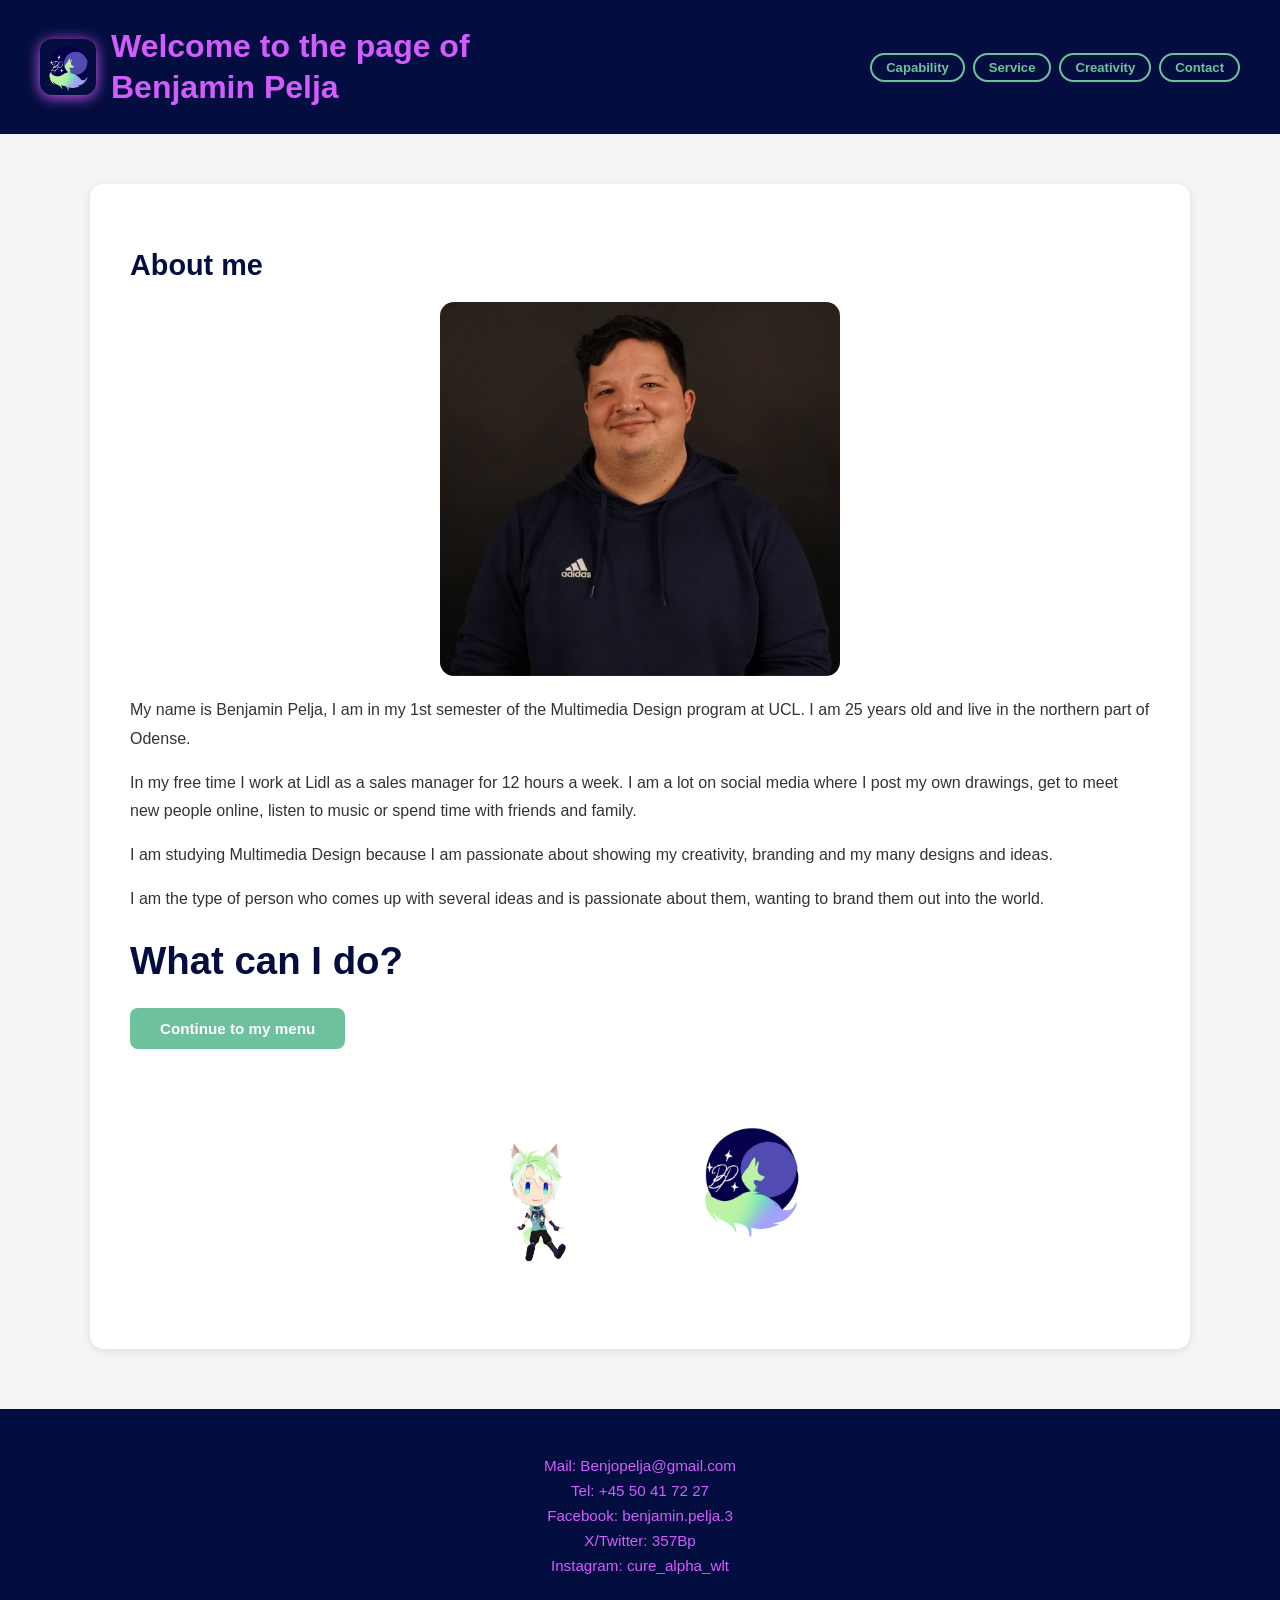
<file: Eksamen/Index.html>
<!DOCTYPE html>
<html lang="en">
<head>
  <meta charset="UTF-8">
  <meta name="viewport" content="width=device-width, initial-scale=1">
  <title>Min firste website</title>
  <link rel="stylesheet" href="style.css">
</head>

<body>

  <header>
    <div class="brand">
      <a href="Index.html"><img src="img/wolf_logo.png" class="logo-img" alt="Logo"></a>
      <div>
        <h2>Welcome to the page of</h2>
        <h1>Benjamin Pelja</h1>
      </div>
    </div>
    <nav class="header-nav">
      <a href="capability.html" class="nav-pill nav-yellow">Capability</a>
      <a href="service.html"  class="nav-pill nav-green">Service</a>
      <a href="creativity.html" class="nav-pill nav-purple">Creativity</a>
      <a href="contact.html" class="nav-pill nav-red">Contact</a>
    </nav>
  </header>

  <main>
    <h2>About me</h2>

    <img src="img/profilephoto.png" alt="This is a picture of Benjamin Pelja smiling" width="400" height="400">

    <p>
      My name is Benjamin Pelja, I am in my 1st semester of the Multimedia Design program at UCL.
      I am 25 years old and live in the northern part of Odense.
    </p>
    <p>
      In my free time I work at Lidl as a sales manager for 12 hours a week.
      I am a lot on social media where I post my own drawings, get to meet new people online,
      listen to music or spend time with friends and family.
    </p>
    <p>
      I am studying Multimedia Design because I am passionate about showing my creativity,
      branding and my many designs and ideas.
    </p>
    <p>
      I am the type of person who comes up with several ideas and is passionate about them,
      wanting to brand them out into the world.
    </p>

    <h1>What can I do?</h1>

    <a href="service.html">
      <button>Continue to my menu</button>
    </a>

    <div class="image-row">
      <img src="img/chibi_malik.png" alt="My drawing" width="200" height="200">
      <img src="img/wolf_logo.png"   alt="Wolf logo"  width="180" height="180">
    </div>
  </main>

  <footer>
    <p>Mail: Benjopelja@gmail.com</p>
    <p>Tel: +45 50 41 72 27</p>
    <p>Facebook: benjamin.pelja.3</p>
    <p>X/Twitter: 357Bp</p>
    <p>Instagram: cure_alpha_wlt</p>
  </footer>

</body>
</html>
</file>
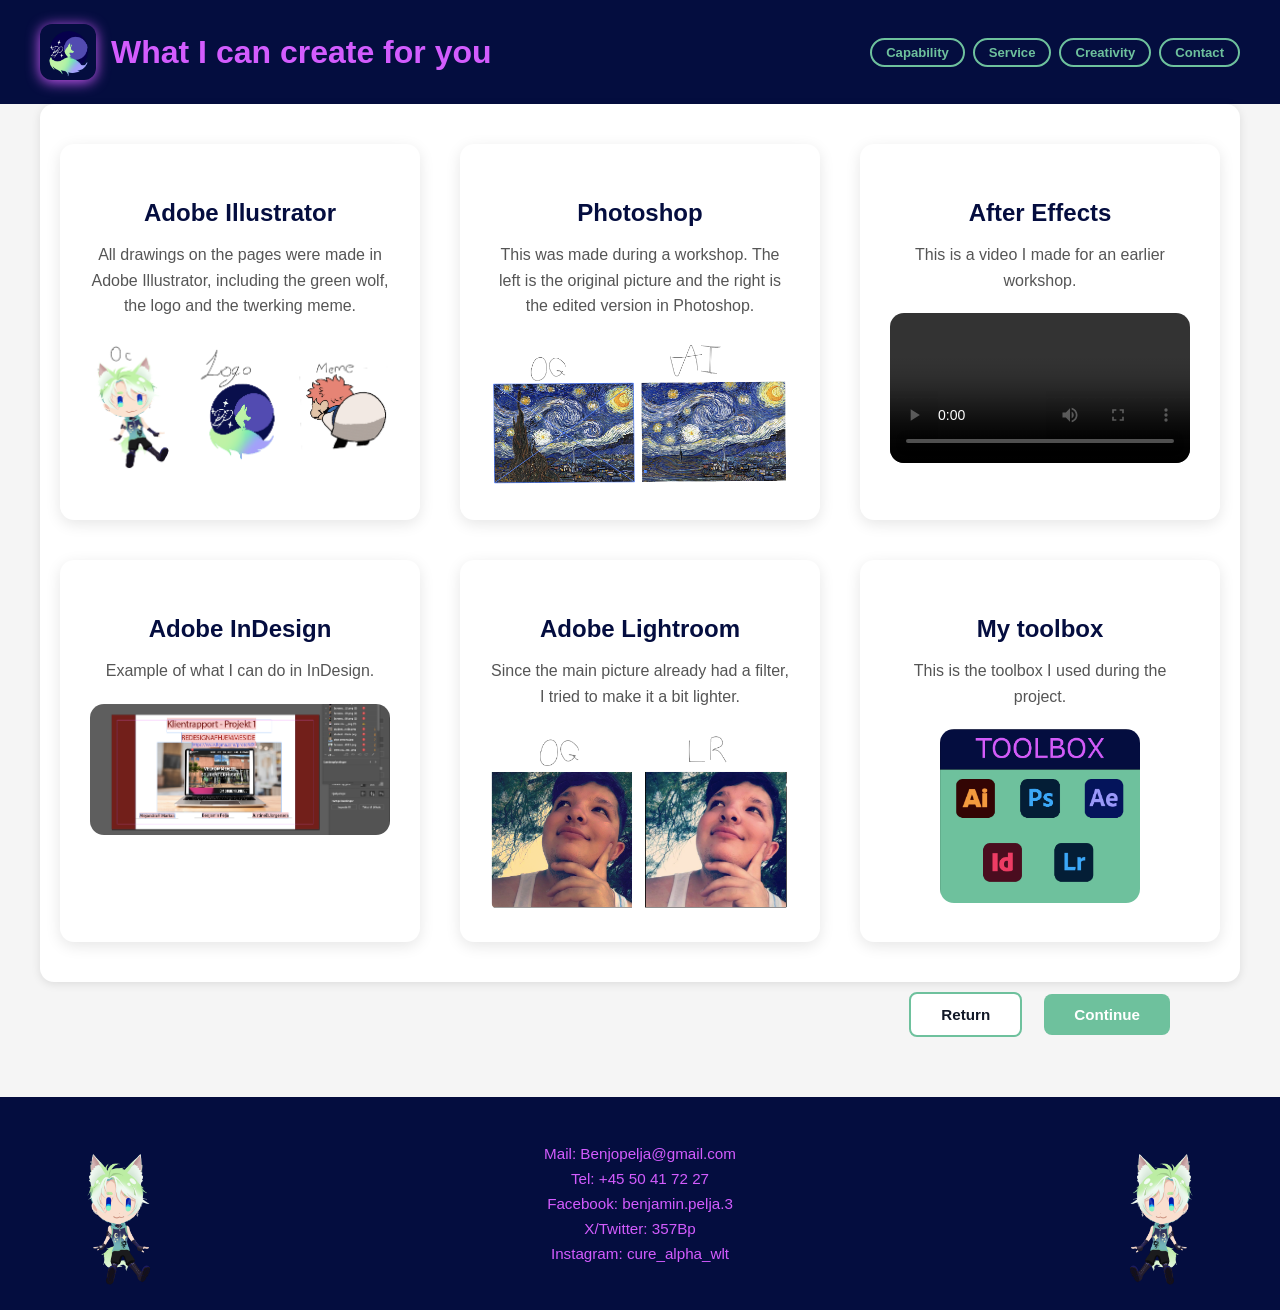
<file: Eksamen/capability.html>
<!DOCTYPE html>
<html lang="en">
<head>
  <meta charset="utf-8">
  <meta name="viewport" content="width=device-width, initial-scale=1">
  <title>What I can create for you</title>
  <link rel="stylesheet" href="style.css">
</head>

<body>

<header>
  <div class="brand">
    <a href="Index.html"><img src="img/wolf_logo.png" class="logo-img" alt="Logo"></a>
    <div>
      <h1>What I can create for you</h1>
    </div>
  </div>
  <nav class="header-nav">
    <a href="capability.html" class="nav-pill nav-yellow">Capability</a>
    <a href="service.html"  class="nav-pill nav-green">Service</a>
    <a href="creativity.html" class="nav-pill nav-purple">Creativity</a>
    <a href="contact.html" class="nav-pill nav-red">Contact</a>
  </nav>
</header>

<main class="work-page">

  <section class="work">
    <h2>Adobe Illustrator</h2>
    <p>All drawings on the pages were made in Adobe Illustrator, including the green wolf, the logo and the twerking meme.</p>
    <img src="img/aiairt.jpg" alt="Adobe Illustrator art" width="400" height="400">
  </section>

  <section class="work">
    <h2>Photoshop</h2>
    <p>This was made during a workshop. The left is the original picture and the right is the edited version in Photoshop.</p>
    <img src="img/ogai.jpg" alt="Photoshop example" width="400" height="400">
  </section>

  <section class="work">
    <h2>After Effects</h2>
    <p>This is a video I made for an earlier workshop.</p>
    <video src="img/video.mp4" width="400" height="400" controls></video>
  </section>

  <section class="work">
    <h2>Adobe InDesign</h2>
    <p>Example of what I can do in InDesign.</p>
    <img src="img/indesign.jpg" alt="InDesign example" width="400" height="400">
  </section>

  <section class="work">
    <h2>Adobe Lightroom</h2>
    <p>Since the main picture already had a filter, I tried to make it a bit lighter.</p>
    <img src="img/oglr.jpg" alt="Lightroom example" width="400" height="400">
  </section>

  <section class="work">
    <h2>My toolbox</h2>
    <p>This is the toolbox I used during the project.</p>
    <img src="img/toolbox.jpg" alt="Toolbox" width="200" height="200">
  </section>

</main>

<div class="return-bar">
  <a href="creativity.html"><button class="btn-return">Return</button></a>
  <a href="service.html"><button>Continue</button></a>
</div>

<footer id="contact">
  <img src="img/chibi_malik.png" alt="chibi left" class="footer-chibi footer-chibi--left">
  <img src="img/chibi_malik.png" alt="chibi right" class="footer-chibi footer-chibi--right">
  <p>Mail: Benjopelja@gmail.com</p>
  <p>Tel: +45 50 41 72 27</p>
  <p>Facebook: benjamin.pelja.3</p>
  <p>X/Twitter: 357Bp</p>
  <p>Instagram: cure_alpha_wlt</p>
</footer>

</body>
</html>
</file>
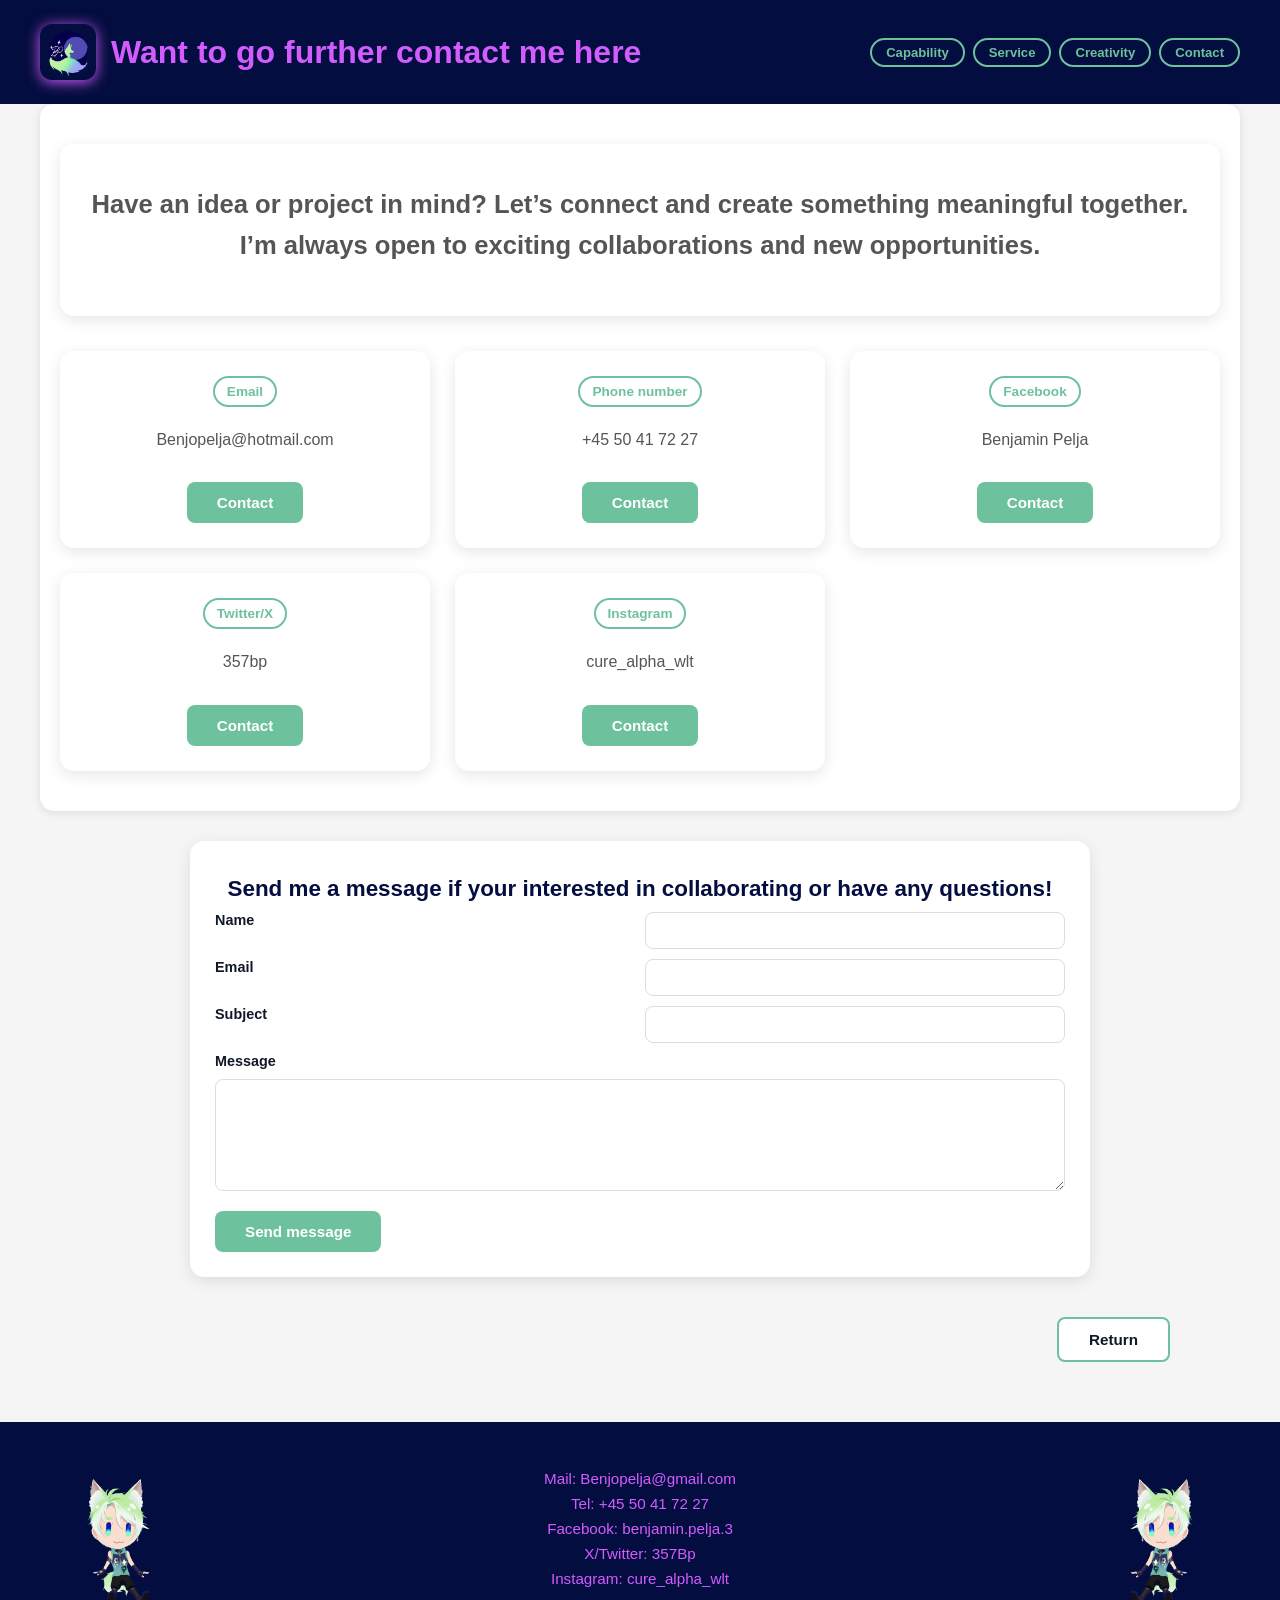
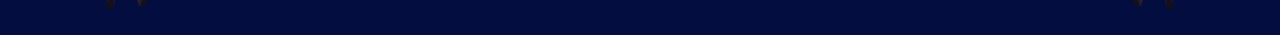
<file: Eksamen/contact.html>
<!DOCTYPE html>
<html lang="en">
<head>
  <meta charset="utf-8">
  <meta name="viewport" content="width=device-width, initial-scale=1">
  <title>My contact information</title>
  <link rel="stylesheet" href="style.css">
</head>

<body>

<header>
  <div class="brand">
    <a href="Index.html"><img src="img/wolf_logo.png" class="logo-img" alt="Logo"></a>
    <div>
      <h1>Want to go further contact me here</h1>
    </div>
  </div>
  <nav class="header-nav">
    <a href="capability.html" class="nav-pill nav-yellow">Capability</a>
    <a href="service.html"  class="nav-pill nav-green">Service</a>
    <a href="creativity.html" class="nav-pill nav-purple">Creativity</a>
    <a href="contact.html" class="nav-pill nav-red">Contact</a>
  </nav>
</header>

<main class="contact-page">
  <section class="card intro-card">
    <p>Have an idea or project in mind? Let’s connect and create something meaningful together. I’m always open to exciting collaborations and new opportunities.</p>
  </section>

  <section class="card">
    <span class="badge">Email</span>
    <p>Benjopelja@hotmail.com</p>
    <a class="btn" href="mailto:Benjopelja@hotmail.com">Contact</a>
  </section>

  <section class="card">
    <span class="badge">Phone number</span>
    <p>+45 50 41 72 27</p>
    <a class="btn" href="tel:+4550417227">Contact</a>
  </section>

  <section class="card">
    <span class="badge">Facebook</span>
    <p>Benjamin Pelja</p>
    <a class="btn" href="https://www.facebook.com/benjamin.pelja.3" target="_blank">Contact</a>
  </section>

  <section class="card">
    <span class="badge">Twitter/X</span>
    <p>357bp</p>
    <a class="btn" href="https://x.com/357Bp" target="_blank">Contact</a>
  </section>

  <section class="card">
    <span class="badge">Instagram</span>
    <p>cure_alpha_wlt</p>
    <a class="btn" href="https://www.instagram.com/cure_alpha_wlt/" target="_blank">Contact</a>
  </section>
</main>

<!-- Contact form -->
<section class="contact-form-wrap">
  <main class="card form-card">
    <h2>Send me a message if your interested in collaborating or have any questions!</h2>
    <form class="contact-form" action="#" method="post">
      <label for="name">Name</label>
      <input id="name" name="name" type="text" required>

      <label for="email">Email</label>
      <input id="email" name="email" type="email" required>

      <label for="subject">Subject</label>
      <input id="subject" name="subject" type="text">

      <label for="message">Message</label>
      <textarea id="message" name="message" rows="6" required></textarea>

      <button type="submit" class="btn">Send message</button>
    </form>
  </main>
</section>

<div class="return-bar">
  <a href="capability.html"><button class="btn-return">Return</button></a>
</div>

<footer id="contact">
  <img src="img/chibi_malik.png" alt="chibi left" class="footer-chibi footer-chibi--left">
  <img src="img/chibi_malik.png" alt="chibi right" class="footer-chibi footer-chibi--right">
  <p>Mail: Benjopelja@gmail.com</p>
  <p>Tel: +45 50 41 72 27</p>
  <p>Facebook: benjamin.pelja.3</p>
  <p>X/Twitter: 357Bp</p>
  <p>Instagram: cure_alpha_wlt</p>
</footer>

</body>
</html>
</file>
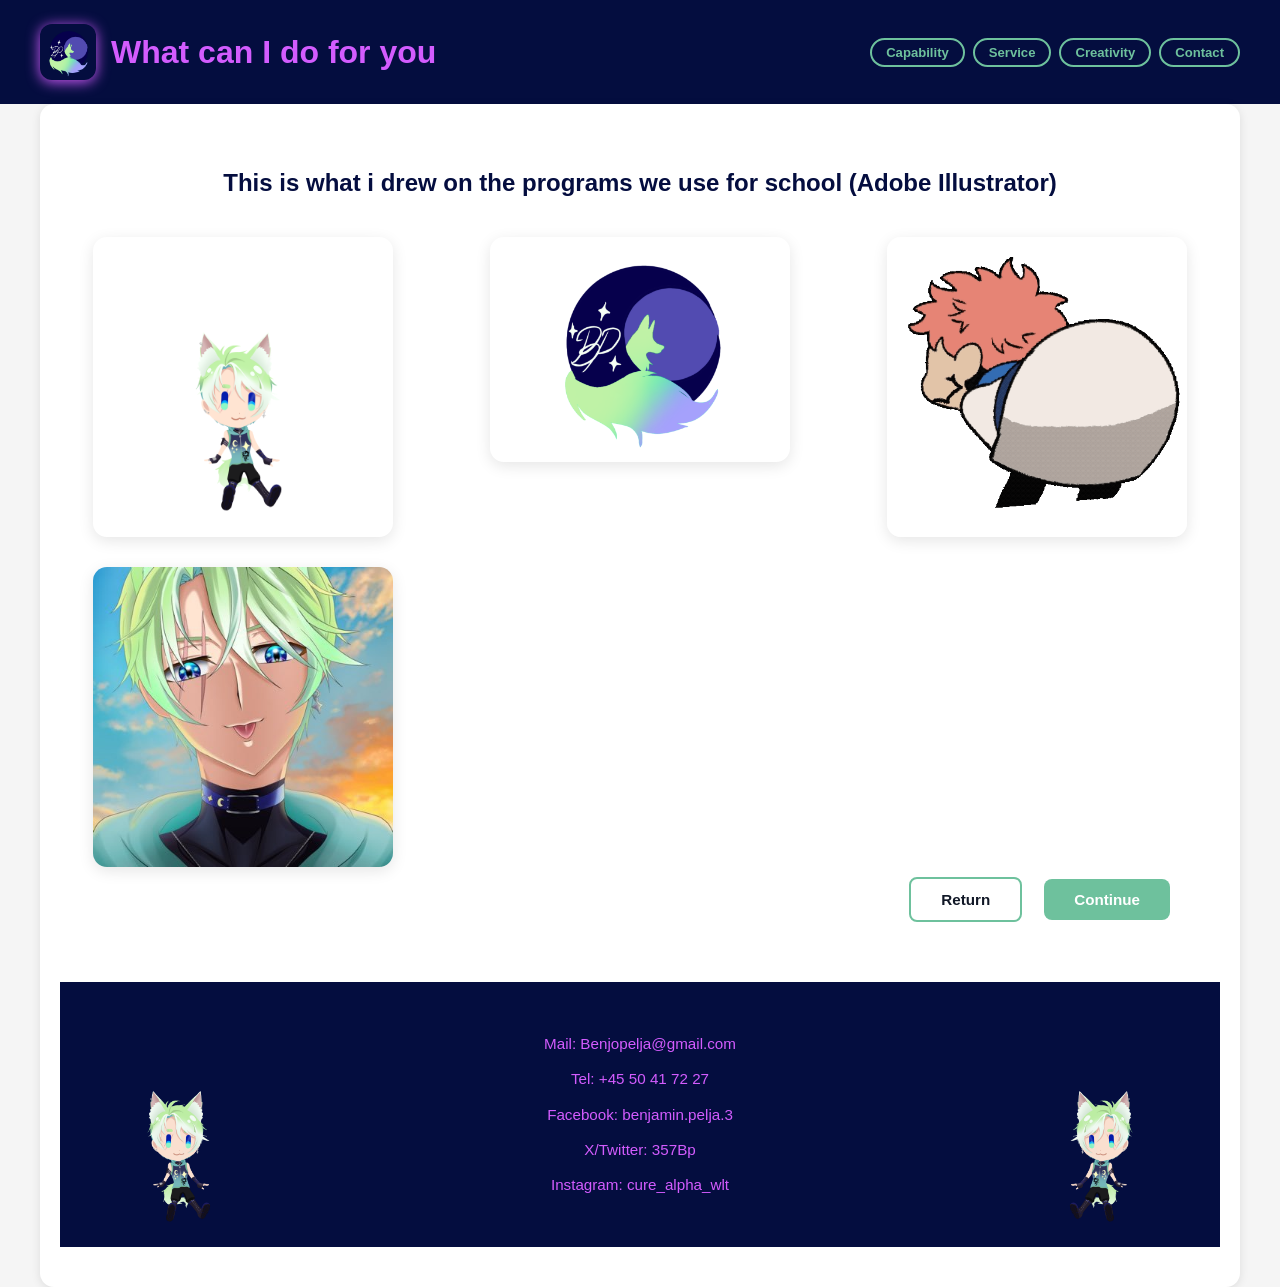
<file: Eksamen/creativity.html>
<!DOCTYPE html>
<html lang="en">
<head>
  <meta charset="utf-8">
  <meta name="viewport" content="width=device-width, initial-scale=1">
  <title>Check out my art</title>
  <link rel="stylesheet" href="style.css">
</head>

<body>

<header>
  <div class="brand">
    <a href="Index.html"><img src="img/wolf_logo.png" class="logo-img" alt="Logo"></a>
    <div>
      <h1>What can I do for you</h1>
    </div>
  </div>
  <nav class="header-nav">
    <a href="capability.html" class="nav-pill nav-yellow">Capability</a>
    <a href="service.html"  class="nav-pill nav-green">Service</a>
    <a href="creativity.html" class="nav-pill nav-purple">Creativity</a>
    <a href="contact.html" class="nav-pill nav-red">Contact</a>
  </nav>
</header>

<main class="art-page">
  <h2>This is what i drew on the programs we use for school (Adobe Illustrator)</h2>
  <div class="art-gallery">
    <img src="img/chibi_malik.png" alt="My drawing"  width="300" height="300">
    <img src="img/wolf_logo.png"   alt="My drawing"  width="300" height="300">
    <img src="img/twerking.png"    alt="My drawing"  width="300" height="300">
    <img src="img/malikart.jpg"       alt="My drawing"  width="300" height="300">
  </div>


<div class="return-bar">
  <a href="service.html"><button class="btn-return">Return</button></a>
  <a href="capability.html"><button>Continue</button></a>
</div>

<footer id="contact">
  <img src="img/chibi_malik.png" alt="chibi left" class="footer-chibi footer-chibi--left">
  <img src="img/chibi_malik.png" alt="chibi right" class="footer-chibi footer-chibi--right">
  <p>Mail: Benjopelja@gmail.com</p>
  <p>Tel: +45 50 41 72 27</p>
  <p>Facebook: benjamin.pelja.3</p>
  <p>X/Twitter: 357Bp</p>
  <p>Instagram: cure_alpha_wlt</p>
</footer>

</body>
</html>
</file>
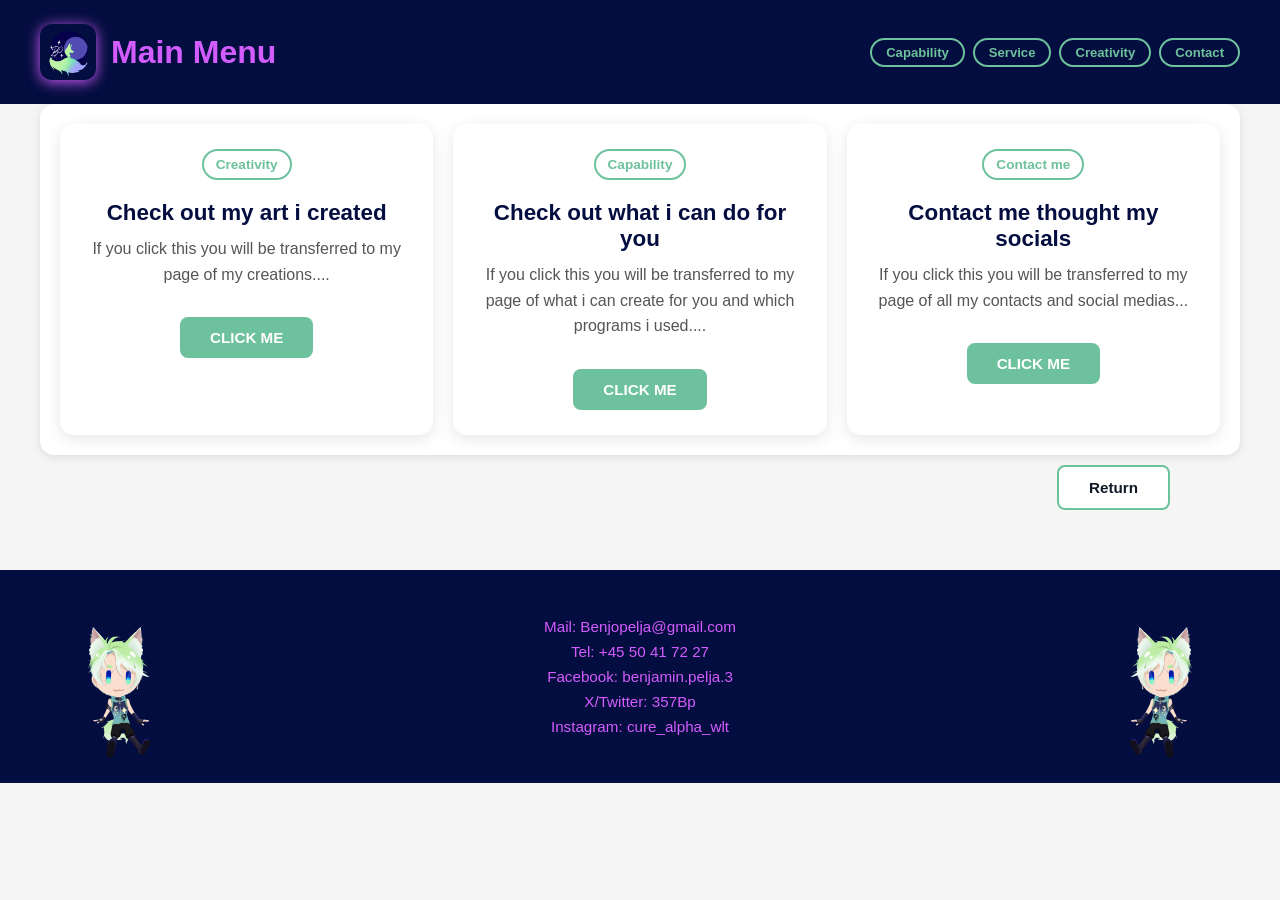
<file: Eksamen/service.html>
<!DOCTYPE html>
<html lang="en">
<head>
  <meta charset="utf-8">
  <meta name="viewport" content="width=device-width, initial-scale=1">
  <title>Main Menu</title>
  <link rel="stylesheet" href="style.css">
</head>

<body>

<header>
  <div class="brand">
    <a href="Index.html"><img src="img/wolf_logo.png" class="logo-img" alt="Logo"></a>
    <div>
      <h1>Main Menu</h1>
    </div>
  </div>
  <nav class="header-nav">
    <a href="capability.html" class="nav-pill nav-green">Capability</a>
    <a href="service.html"  class="nav-pill nav-green">Service</a>
    <a href="creativity.html" class="nav-pill nav-green">Creativity</a>
    <a href="contact.html" class="nav-pill nav-green">Contact</a>
  </nav>
</header>

<main class="grid-3">
  <section class="card">
    <span class="badge">Creativity</span>
    <h2>Check out my art i created</h2>
    <p>If you click this you will be transferred to my page of my creations....</p>
    <a href="creativity.html"><button>CLICK ME</button></a>
  </section>

  <section class="card">
    <span class="badge">Capability</span>
    <h2>Check out what i can do for you</h2>
    <p>If you click this you will be transferred to my page of what i can create for you and which programs i used....</p>
    <a href="capability.html"><button>CLICK ME</button></a>
  </section>

  <section class="card">
    <span class="badge">Contact me</span>
    <h2>Contact me thought my socials</h2>
    <p>If you click this you will be transferred to my page of all my contacts and social medias...</p>
    <a href="contact.html"><button>CLICK ME</button></a>
  </section>
</main>


<div class="return-bar">
  <a href="Index.html"><button class="btn-return">Return</button></a>
</div>

<footer id="contact">
  <img src="img/chibi_malik.png" alt="chibi left" class="footer-chibi footer-chibi--left">
  <img src="img/chibi_malik.png" alt="chibi right" class="footer-chibi footer-chibi--right">
  <p>Mail: Benjopelja@gmail.com</p>
  <p>Tel: +45 50 41 72 27</p>
  <p>Facebook: benjamin.pelja.3</p>
  <p>X/Twitter: 357Bp</p>
  <p>Instagram: cure_alpha_wlt</p>
</footer>

</body>
</html>
</file>
<file: Eksamen/style.css>
/* =========================
   GLOBAL SETTINGS
========================= */
:root {
  --primary: #040d3f;
  --accent: #d35cfe;
  --background: #f5f5f5;
  --card-bg: #ffffff;
  --radius: 14px;
  --transition: 300ms ease;
  font-family: Inter, Arial, sans-serif;
}

* {
  margin: 0;
  padding: 0;
  box-sizing: border-box;
}

html {
  scroll-behavior: smooth;
}

/* =========================
   BODY
========================= */
body {
  min-height: 100vh;
  background: var(--background);
  color: #111827;
  margin: 0;
  padding: 0;
}

/* =========================
   HEADER
========================= */
header {
  width: 100%;
  background: var(--primary);
  color: var(--accent);
  padding: 20px 30px;
  display: flex;
  align-items: center;
  justify-content: space-between;
  flex-wrap: wrap;
  gap: 12px;
}

header h1,
header h2 {
  color: var(--accent);
  margin: 4px 0;
  font-size: 1.6rem;
}

header p {
  color: var(--accent);
  margin: 4px 0;
  font-size: 1rem;
}

/* Brand wrapper for logo pages */
.brand {
  display: flex;
  align-items: center;
  gap: 15px;
  flex-wrap: wrap;
}

/* =========================
   LOGO (klikbar)
========================= */
.logo {
  width: 56px;
  height: 56px;
  border-radius: 12px;
  background: #6ec19d;
  display: flex;
  align-items: center;
  justify-content: center;
  font-weight: bold;
  color: #fff;
  font-size: 1.5rem;
  flex-shrink: 0;
  cursor: pointer;
  transition: transform var(--transition), box-shadow var(--transition);
  text-decoration: none;
}

.logo:hover {
  transform: scale(1.08);
  box-shadow: 0 0 16px rgba(110, 193, 157, 0.6);
}

/* Image logo (replaces text 'BP') */
.logo-img {
  width: 56px;
  height: 56px;
  border-radius: 12px;
  object-fit: cover;
  display: block;
  flex-shrink: 0;
}

/* soft white glow so the logo stands out on dark header */
.logo-img {
  /* stronger purple glow using --accent (rgb(211,92,254)) */
  box-shadow: 0 2px 14px #d35cfe, 0 1px 2px rgba(0,0,0,0.15);
  transition: box-shadow var(--transition), transform var(--transition);
}

.logo-img:hover {
  box-shadow: 0 6px 26px #d35cfe, 0 3px 8px rgba(0,0,0,0.22);
  transform: translateY(-2px);
}

/* Fjern understregning på logo-link */
a .logo,
a:visited .logo {
  text-decoration: none;
  color: #fff;
}

/* =========================
   NAV PILLS
========================= */
.header-nav {
  display: flex;
  gap: 8px;
  flex-wrap: wrap;
  align-items: center;
}

.nav-pill {
  display: inline-block;
  padding: 5px 14px;
  border-radius: 999px;
  font-size: 0.82rem;
  font-weight: 700;
  border: 2px solid;
  text-decoration: none;
  transition: opacity 0.2s, transform 0.2s;
  cursor: pointer;
  background: transparent;
}

.nav-pill:hover {
  opacity: 0.75;
  transform: scale(1.05);
}

.nav-green { border-color: #6ec19d; color: #6ec19d; }
.nav-green  { border-color: #6ec19d; color: #6ec19d; }
.nav-green { border-color: #6ec19d; color: #6ec19d; }
.nav-green    { border-color: #6ec19d; color: #6ec19d; }

/* Force nav pills in header to use green (avoid being overridden) */
.header-nav .nav-pill {
  border-color: #6ec19d !important;
  color: #6ec19d !important;
}

/* =========================
   RETURN BAR
========================= */
.return-bar {
  display: flex;
  gap: 12px;
  justify-content: flex-end !important;
  align-items: center;
  max-width: 900px;
  margin: 0 auto 20px auto;
  padding: 0 20px;
}

/* Ensure anchors/buttons inside return-bar sit inline and have spacing
   so Return and Continue appear next to each other on the right */
.return-bar a {
  display: inline-block;
}

.return-bar a + a {
  margin-left: 10px;
}

.btn-return {
  background: white !important;
  color: #111827 !important;
  border: 2px solid #6ec19d !important;
}

.btn-return:hover {
  background: #f0faf5 !important;
  transform: scale(1.05);
}

/* =========================
   MAIN LAYOUT
========================= */
main {
  max-width: 900px;
  margin: 40px auto;
  padding: 20px;
  background: white;
  border-radius: var(--radius);
  box-shadow: 0 2px 10px rgba(0,0,0,0.1);
}

main h1,
main h2 {
  color: var(--primary);
  margin: 25px 0 15px 0;
}

main h1 { font-size: 2rem; }
main h2 { font-size: 1.6rem; }

main p {
  line-height: 1.8;
  margin-bottom: 15px;
  font-size: 1rem;
  color: #333;
}

main > img {
  display: block;
  margin: 20px auto;
  max-width: 400px;
  border-radius: var(--radius);
}

/* =========================
   IMAGE ROW
========================= */
.image-row {
  display: flex;
  gap: 20px;
  justify-content: center;
  align-items: center;
  flex-wrap: wrap;
  margin: 30px 0;
}

.image-row img {
  max-width: 100%;
  height: auto;
}

/* =========================
   GRID-3 LAYOUT (Menu side)
========================= */
.grid-3 {
  display: grid;
  grid-template-columns: 1fr;
  gap: 20px;
  max-width: 1200px;
  margin: 0 auto;
  padding: 20px;
}

@media (min-width: 768px) {
  .grid-3 { grid-template-columns: repeat(2, 1fr); }
}

@media (min-width: 1024px) {
  .grid-3 { grid-template-columns: repeat(3, 1fr); }
}

/* =========================
   CARDS
========================= */
.card {
  background: var(--card-bg);
  border-radius: var(--radius);
  padding: 25px;
  box-shadow: 0 4px 15px rgba(0,0,0,0.1);
  transition: transform var(--transition), box-shadow var(--transition);
  text-align: center;
}

/* Intro card spanning full width of the contact grid */
.intro-card {
  grid-column: 1 / -1; /* span full width in grid */
  text-align: center;
  padding: 30px 25px;
  margin-bottom: 10px;
}

.intro-card p {
  /* match header h1 sizing used on the 'what can i do for you' page */
  font-size: 1.6rem;
  font-weight: 700;
  line-height: 1.4;
  margin: 0;
}

/* One-character hero image used on the art page */
.oc-hero {
  display: block;
  margin: 22px auto;
  max-width: 420px;
  width: 90%;
  border-radius: 12px;
  box-shadow: 0 10px 30px rgba(0,0,0,0.15);
}

@media (max-width: 767px) {
  .oc-hero { max-width: 260px; }
}

.card:hover {
  transform: translateY(-5px);
  box-shadow: 0 8px 25px rgba(0,0,0,0.15);
}

.card h2 {
  color: var(--primary);
  font-size: 1.4rem;
  margin: 10px 0;
}

.card p {
  line-height: 1.6;
  margin: 10px 0 20px 0;
  color: #555;
}

/* =========================
   BADGES
========================= */
.badge {
  display: inline-block;
  padding: 6px 12px;
  border-radius: 999px;
  font-size: 0.85rem;
  font-weight: bold;
  border: 2px solid #6ec19d;
  color: #6ec19d;
  margin-bottom: 10px;
}

/* Contact form styles */
.form-card { max-width: 900px; margin: 30px auto; }
.contact-form { display: grid; gap: 10px; grid-template-columns: 1fr 1fr; }
.contact-form label { font-weight: 700; font-size: 0.9rem; text-align: left; }
.contact-form input,
.contact-form textarea { grid-column: span 1; padding: 10px; border-radius: 8px; border: 1px solid #ddd; width: 100%; box-sizing: border-box; }
.contact-form textarea { resize: vertical; grid-column: 1 / -1; }
.contact-form button { grid-column: 1 / -1; justify-self: start; }

@media (max-width: 767px) {
  .contact-form { grid-template-columns: 1fr; }
  .contact-form button { justify-self: stretch; }
}

/* =========================
   BUTTONS & LINKS
========================= */
a {
  text-decoration: none;
}

button,
.btn {
  display: inline-block;
  padding: 12px 30px;
  border-radius: 8px;
  border: none;
  background: #6ec19d;
  color: white;
  font-weight: bold;
  font-size: 0.95rem;
  cursor: pointer;
  transition: all 0.2s ease;
  margin-top: 10px;
}

button:hover,
.btn:hover {
  background: #5da889;
  transform: scale(1.05);
}

button:active,
.btn:active {
  transform: scale(0.98);
}

/* =========================
   ART PAGE
========================= */
.art-page {
  max-width: 1200px;
  margin: 0 auto;
  padding: 40px 20px;
}

.art-page h2 {
  text-align: center;
  font-size: 1.5rem;
  margin-bottom: 40px;
  color: var(--primary);
}

.art-gallery {
  display: grid;
  grid-template-columns: 1fr;
  gap: 30px;
  justify-items: center;
}

@media (min-width: 768px) {
  .art-gallery { grid-template-columns: repeat(2, 1fr); }
}

@media (min-width: 1024px) {
  .art-gallery { grid-template-columns: repeat(3, 1fr); }
}

.art-gallery img {
  max-width: 100%;
  height: auto;
  border-radius: var(--radius);
  box-shadow: 0 4px 15px rgba(0,0,0,0.1);
}

/* =========================
   WORK PAGE
========================= */
.work-page {
  max-width: 1200px;
  margin: 0 auto;
  padding: 40px 20px;
  display: grid;
  grid-template-columns: 1fr;
  gap: 40px;
}

@media (min-width: 768px) {
  .work-page { grid-template-columns: repeat(2, 1fr); }
}

@media (min-width: 1200px) {
  .work-page { grid-template-columns: repeat(3, 1fr); }
}

.work {
  background: var(--card-bg);
  border-radius: var(--radius);
  padding: 30px;
  box-shadow: 0 4px 15px rgba(0,0,0,0.1);
  text-align: center;
  transition: transform var(--transition);
}

.work:hover {
  transform: translateY(-5px);
  box-shadow: 0 8px 25px rgba(0,0,0,0.15);
}

.work h2 {
  color: var(--primary);
  font-size: 1.5rem;
  margin-bottom: 15px;
}

.work p {
  line-height: 1.6;
  margin-bottom: 20px;
  color: #555;
}

.work img,
.work video {
  max-width: 100%;
  height: auto;
  margin: 0 auto;
  border-radius: var(--radius);
}

/* =========================
   CONTACT PAGE
========================= */
.contact-page {
  max-width: 1200px;
  margin: 0 auto;
  padding: 40px 20px;
  display: grid;
  grid-template-columns: 1fr;
  gap: 25px;
}

@media (min-width: 768px) {
  .contact-page { grid-template-columns: repeat(2, 1fr); }
}

@media (min-width: 1024px) {
  .contact-page { grid-template-columns: repeat(3, 1fr); }
}

/* =========================
   IMAGES & VIDEO
========================= */
img,
video {
  max-width: 100%;
  height: auto;
  border-radius: var(--radius);
  display: block;
}

/* =========================
   FOOTER
========================= */
footer {
  width: 100%;
  background: var(--primary);
  color: var(--accent);
  text-align: center;
  padding: 30px 20px;
  margin-top: 60px;
}

footer p {
  margin: 8px 0;
  font-size: 0.95rem;
  color: var(--accent);
}

/* Footer chibi decorations (left + right mirrored) */
footer { position: relative; }
.footer-chibi {
  position: absolute;
  bottom: 6px;
  width: 220px; /* doubled from 110px */
  height: auto;
  opacity: 0.98;
}
.footer-chibi--left { left: 12px; }
.footer-chibi--right { right: 12px; transform: scaleX(-1); }

@media (max-width: 767px) {
  .footer-chibi { width: 144px; bottom: 4px; }
  .footer-chibi--left { left: 8px; }
  .footer-chibi--right { right: 8px; }
}

/* =========================
   MOBILE
========================= */
@media (max-width: 767px) {
  header {
    padding: 16px 15px;
    flex-direction: column;
    align-items: flex-start;
  }

  header h1,
  header h2 { font-size: 1.3rem; }

  .brand { flex-direction: row; }

  main {
    margin: 20px 10px;
    padding: 15px;
  }

  main h1 { font-size: 1.6rem; }
  main h2 { font-size: 1.3rem; }

  .card,
  .work { padding: 20px; }

  button,
  .btn {
    width: 100%;
    padding: 15px;
  }
  .return-bar { padding: 0 10px; justify-content: flex-end !important; }
}

/* =========================
   DESKTOP
========================= */
@media (min-width: 1200px) {
  header {
    padding: 24px 40px;
  }

  header h1,
  header h2 { font-size: 2rem; }

  main {
    max-width: 1100px;
    padding: 40px;
    margin: 50px auto;
  }

  main h1 { font-size: 2.4rem; }
  main h2 { font-size: 1.8rem; }

  footer { padding: 40px 30px; }

  .return-bar {
    max-width: 1100px;
  }
}

/* =========================
   ACCESSIBILITY
========================= */
:focus {
  outline: 3px solid var(--accent);
  outline-offset: 3px;
}

:focus:not(:focus-visible) {
  outline: none;
}
</file>
